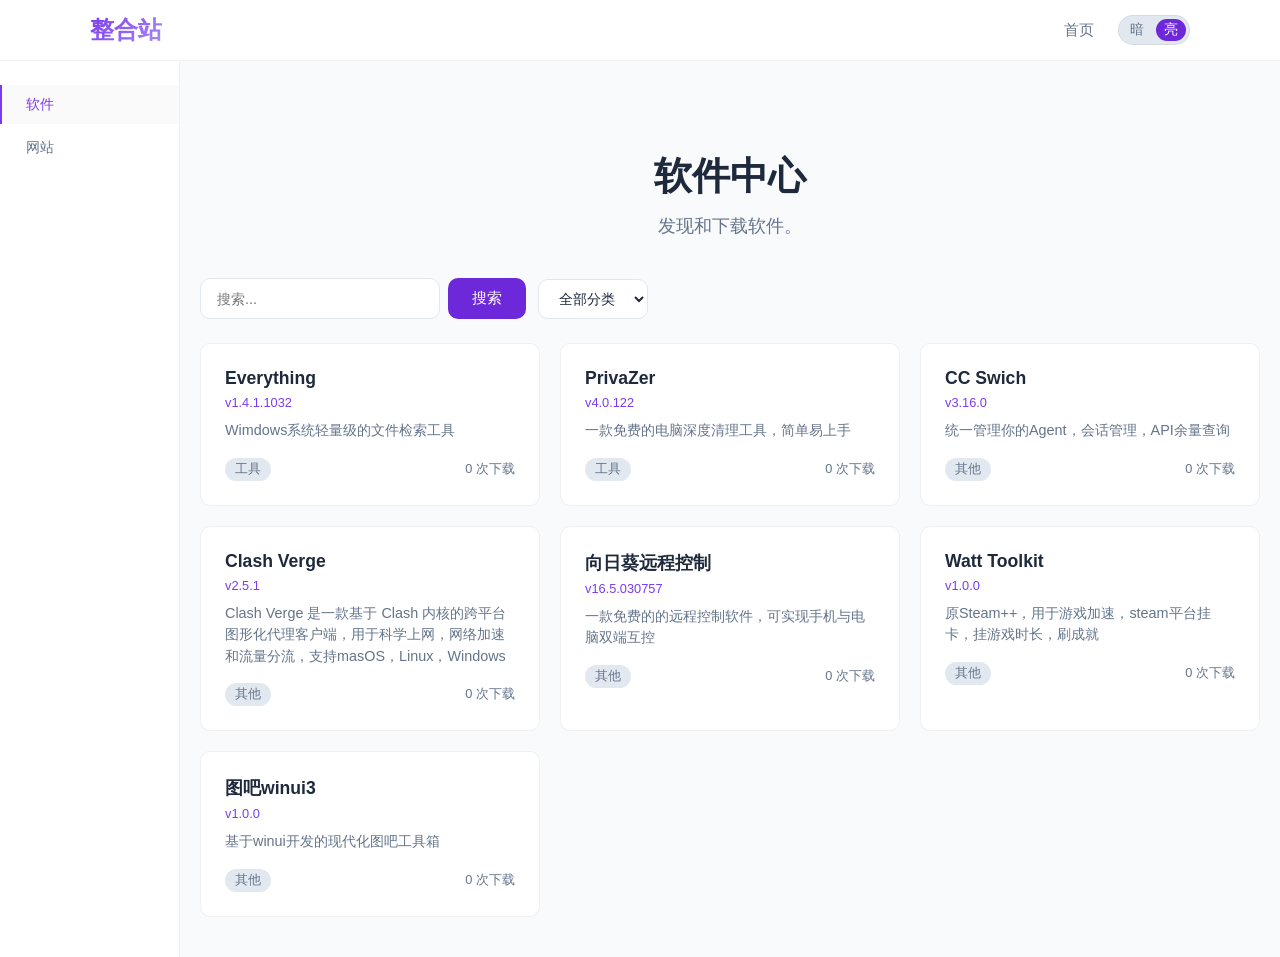
<file: index.html>
<!DOCTYPE html>
<html lang="zh-CN" data-theme="light">
<head>
  <meta charset="UTF-8" />
  <meta name="viewport" content="width=device-width, initial-scale=1.0" />
  <title>整合站</title>
  <link rel="stylesheet" href="css/style.css" />
</head>
<body>

  <div id="app">
    <nav class="navbar">
      <div class="inner">
        <a href="#" class="logo" data-nav="home">整合站</a>
        <div class="links">
          <a href="#" data-nav="home">首页</a>
          <button class="theme-toggle" id="theme-toggle-nav" title="切换主题">
            <span class="theme-opt dark-opt">暗</span>
            <span class="theme-opt light-opt active">亮</span>
          </button>
        </div>
      </div>
    </nav>

    <div class="layout">
      <aside class="sidebar" id="sidebar">
        <a href="#" class="sidebar-item active" data-section="software">
          <span>软件</span>
        </a>
        <a href="#" class="sidebar-item" data-section="websites">
          <span>网站</span>
        </a>
      </aside>

      <main class="main">
        <div id="page-home" class="page" style="display:none">
          <div class="hero">
            <h1 id="hero-title">软件中心</h1>
            <p id="hero-desc">发现和下载软件。</p>
          </div>
          <div class="toolbar-row">
            <form id="search-form">
              <input id="search-input" placeholder="搜索..." />
              <button type="submit" class="btn btn-primary">搜索</button>
            </form>
            <select id="category-filter"><option value="">全部分类</option></select>
          </div>
          <div id="card-grid" class="grid"></div>
          <div id="home-empty" class="empty" style="display:none">
            <div class="icon">📦</div>
            <h3>暂无内容</h3>
            <p>暂无条目。</p>
          </div>
        </div>

        <div id="page-detail" class="page detail" style="display:none">
          <a href="#" class="back" data-nav="home">&larr; 返回首页</a>
          <h1 id="detail-name"></h1>
          <div class="info" id="detail-info"></div>
          <div class="desc" id="detail-desc"></div>
          <div class="actions">
            <button class="btn btn-primary" id="detail-action">下载</button>
          </div>
        </div>
      </main>
    </div>
  </div>

  <script src="js/app.js?v=20260708-2"></script>
</body>
</html>
</file>
<file: css/style.css>
* { margin: 0; padding: 0; box-sizing: border-box; }

:root {
  --bg: #0f0f14; --bg2: #1a1a24; --bg3: #24243a;
  --text: #e8e8f0; --text2: #9090a8;
  --accent: #c084fc; --accent2: #7c3aed; --danger: #f87171;
  --border: rgba(255,255,255,0.06); --radius: 10px;
}

[data-theme="light"] {
  --bg: #f8fafc; --bg2: #ffffff; --bg3: #e2e8f0;
  --text: #1e293b; --text2: #64748b;
  --accent: #7c3aed; --accent2: #6d28d9; --danger: #ef4444;
  --border: rgba(0,0,0,0.06);
}

body {
  font-family: -apple-system, BlinkMacSystemFont, 'Segoe UI', Roboto, sans-serif;
  background: var(--bg); color: var(--text);
  min-height: 100vh; transition: background 0.3s, color 0.3s;
}
a { color: var(--accent); text-decoration: none; }
a:hover { text-decoration: underline; }
.container { max-width: 1100px; margin: 0 auto; padding: 0 20px; }

/* Theme toggle */
.theme-toggle {
  display: inline-flex; align-items: center; gap: 4px;
  background: var(--bg3); border: 1px solid var(--border);
  border-radius: 20px; padding: 3px; cursor: pointer;
  font-size: 0.85rem; line-height: 1; color: var(--text2);
}
.theme-opt { padding: 4px 8px; border-radius: 16px; transition: background 0.2s; }
.theme-opt.active { background: var(--accent2); color: #fff; }

/* Navbar */
.navbar {
  background: var(--bg2); border-bottom: 1px solid var(--border);
  padding: 0 20px; position: sticky; top: 0; z-index: 100;
  backdrop-filter: blur(10px); transition: background 0.3s;
}
.navbar .inner {
  max-width: 1100px; margin: 0 auto;
  display: flex; align-items: center; justify-content: space-between; height: 60px;
}
.navbar .logo {
  font-size: 1.5rem; font-weight: 700;
  background: linear-gradient(135deg, var(--accent), #a78bfa);
  -webkit-background-clip: text; -webkit-text-fill-color: transparent;
}
.navbar .links { display: flex; gap: 24px; align-items: center; }
.navbar .links a {
  color: var(--text2); font-size: 0.95rem; transition: color 0.2s;
}
.navbar .links a:hover, .navbar .links a.active { color: var(--text); text-decoration: none; }

/* Layout */
.layout { display: flex; min-height: calc(100vh - 60px); }
.main { flex: 1; padding: 0 20px; }

/* Sidebar */
.sidebar {
  width: 180px; min-width: 180px;
  background: var(--bg2); border-right: 1px solid var(--border);
  padding: 24px 0; display: flex; flex-direction: column; gap: 4px;
  transition: background 0.3s;
}
.sidebar-item {
  display: flex; align-items: center; gap: 10px;
  padding: 10px 24px; color: var(--text2); font-size: 0.9rem;
  text-decoration: none; transition: color 0.2s, background 0.2s;
  border-left: 2px solid transparent;
}
.sidebar-item:hover { color: var(--text); background: rgba(128,128,128,0.05); text-decoration: none; }
.sidebar-item.active { color: var(--accent); border-left-color: var(--accent); background: rgba(128,128,128,0.04); }

/* Page switching */
.page { padding-top: 30px; }

/* Hero */
.hero { text-align: center; padding: 60px 20px 40px; }
.hero h1 { font-size: 2.4rem; margin-bottom: 12px; }
.hero p { color: var(--text2); font-size: 1.1rem; max-width: 500px; margin: 0 auto; }

/* Toolbar row */
.toolbar-row {
  display: flex; gap: 12px; margin-bottom: 24px; flex-wrap: wrap; align-items: center;
}
.toolbar-row form { display: flex; gap: 8px; }
.toolbar-row input, .toolbar-row select {
  background: var(--bg2); border: 1px solid var(--bg3); color: var(--text);
  padding: 10px 16px; border-radius: var(--radius); font-size: 0.9rem; width: 240px;
}
.toolbar-row select { width: auto; }

/* Grid */
.grid {
  display: grid;
  grid-template-columns: repeat(auto-fill, minmax(280px, 1fr));
  gap: 20px; padding-bottom: 40px;
}
.card {
  background: var(--bg2); border: 1px solid var(--border);
  border-radius: var(--radius); padding: 24px;
  transition: border-color 0.2s, transform 0.2s, background 0.3s;
  cursor: pointer; display: block; text-decoration: none; color: inherit;
}
.card:hover { border-color: var(--accent); transform: translateY(-2px); }
.card h3 { font-size: 1.1rem; margin-bottom: 6px; }
.card .ver { font-size: 0.8rem; color: var(--accent); margin-bottom: 10px; }
.card .ver.site-url { color: var(--text2); font-family: monospace; font-size: 0.75rem;
  white-space: nowrap; overflow: hidden; text-overflow: ellipsis; }
.card .desc { color: var(--text2); font-size: 0.9rem; line-height: 1.5;
  display: -webkit-box; -webkit-line-clamp: 3; -webkit-box-orient: vertical; overflow: hidden; }
.card .meta { display: flex; justify-content: space-between; align-items: center;
  margin-top: 16px; font-size: 0.8rem; color: var(--text2); }
.card .cat { background: var(--bg3); padding: 3px 10px; border-radius: 20px; }

/* Detail */
.detail .back { color: var(--text2); font-size: 0.9rem; margin-bottom: 20px; display: inline-block; }
.detail h1 { font-size: 2rem; margin-bottom: 8px; }
.detail .info { display: flex; gap: 20px; color: var(--text2);
  margin-bottom: 24px; font-size: 0.9rem; flex-wrap: wrap; }
.detail .desc { line-height: 1.7; margin-bottom: 30px; color: var(--text2); }
.detail .actions { display: flex; gap: 12px; flex-wrap: wrap; }

/* Buttons */
.btn {
  display: inline-flex; align-items: center; gap: 8px;
  padding: 10px 24px; border-radius: var(--radius); font-size: 0.95rem;
  border: none; cursor: pointer; font-weight: 500; transition: opacity 0.2s;
}
.btn:hover { opacity: 0.85; }
.btn-primary { background: var(--accent2); color: #fff; }
.btn-danger { background: var(--danger); color: #fff; }
.btn-outline { background: transparent; border: 1px solid var(--bg3); color: var(--text); }

/* Modal */
.modal-overlay {
  position: fixed; inset: 0; background: rgba(0,0,0,0.6);
  display: flex; align-items: center; justify-content: center; z-index: 1000;
  backdrop-filter: blur(4px);
}
.modal {
  background: var(--bg2); border-radius: var(--radius); padding: 30px;
  width: 90%; max-width: 520px; border: 1px solid var(--border);
}
.modal h2 { margin-bottom: 20px; }
.modal .field { margin-bottom: 16px; }
.modal .field label { display: block; font-size: 0.85rem; color: var(--text2); margin-bottom: 6px; }
.modal .field input, .modal .field textarea, .modal .field select {
  width: 100%; padding: 10px 14px; background: var(--bg); border: 1px solid var(--bg3);
  color: var(--text); border-radius: var(--radius); font-size: 0.9rem;
}
.modal .field textarea { min-height: 80px; resize: vertical; }
.modal .field-row { display: grid; grid-template-columns: 1fr 1fr; gap: 16px; }
.modal .btns { display: flex; gap: 10px; justify-content: flex-end; margin-top: 20px; }

/* Empty */
.empty { text-align: center; padding: 60px 20px; color: var(--text2); }
.empty .icon { font-size: 3rem; margin-bottom: 16px; }
.empty h3 { margin-bottom: 8px; color: var(--text); }
</file>
